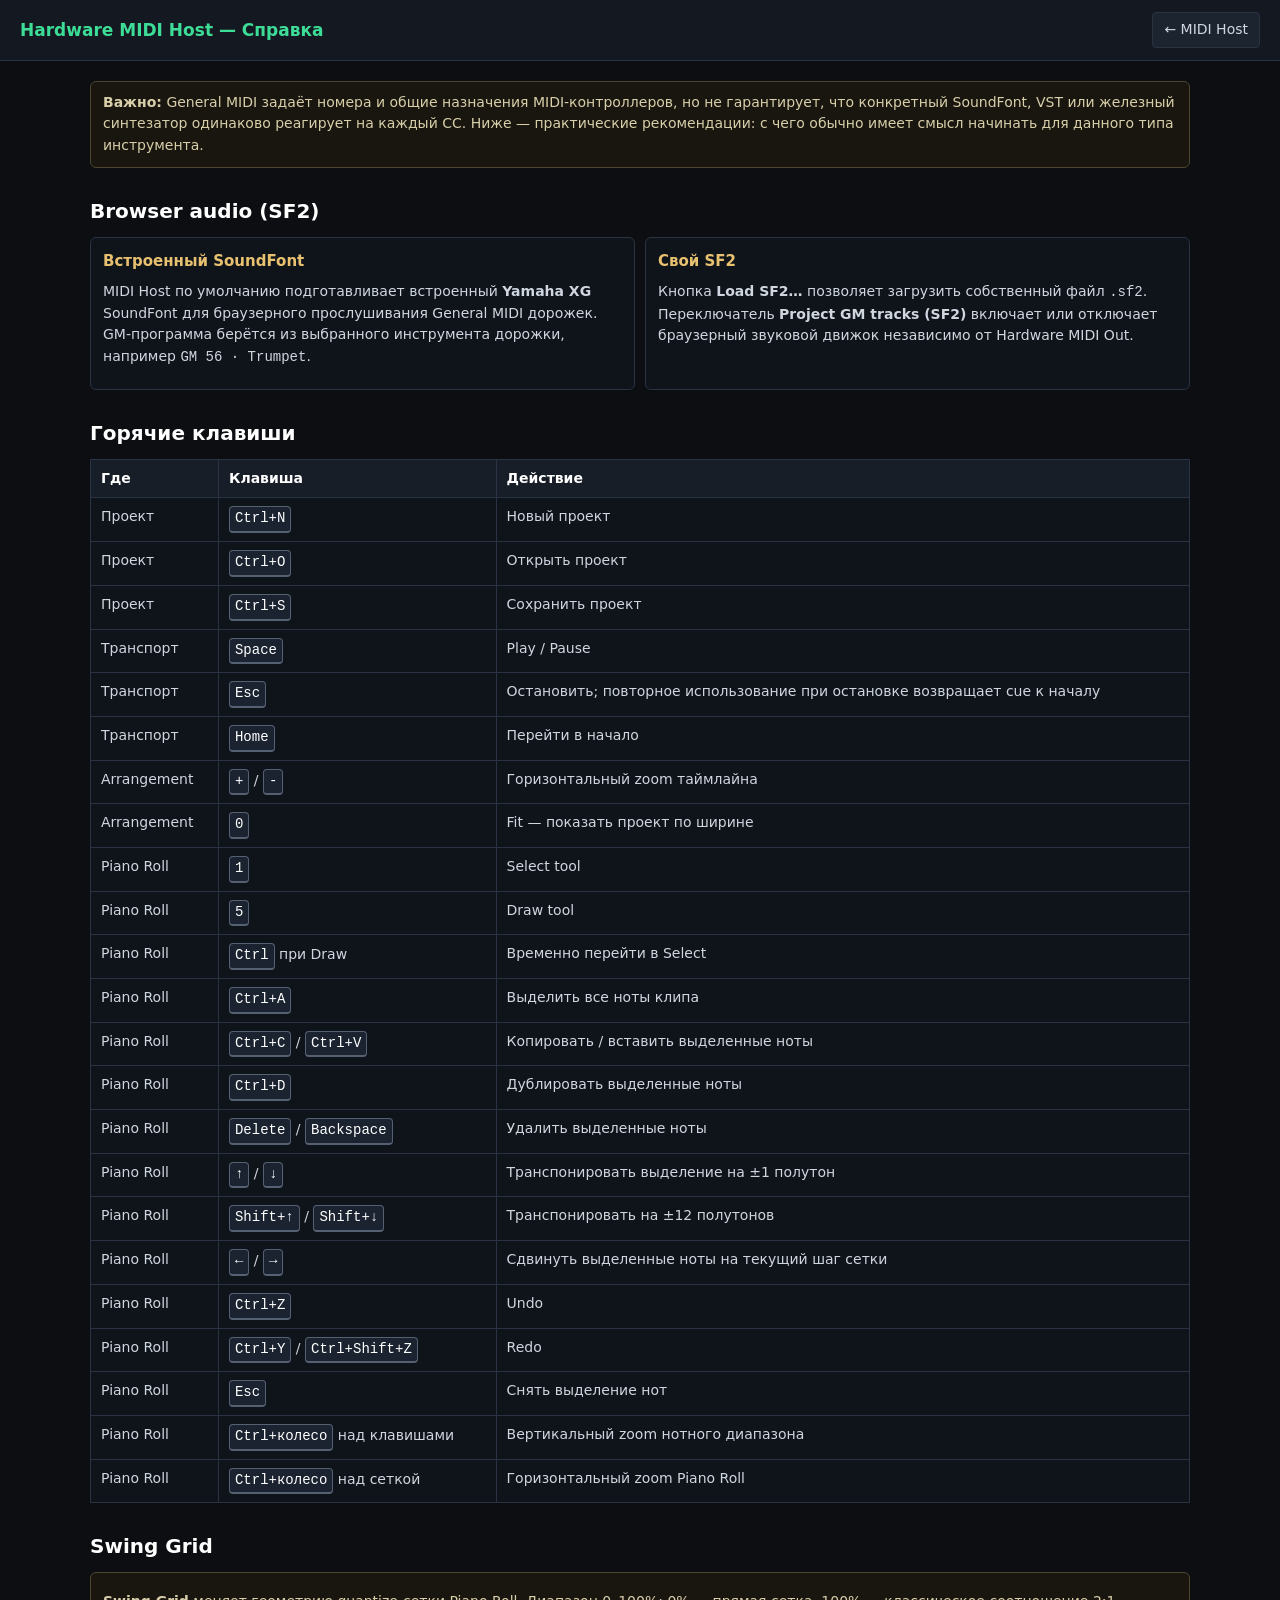
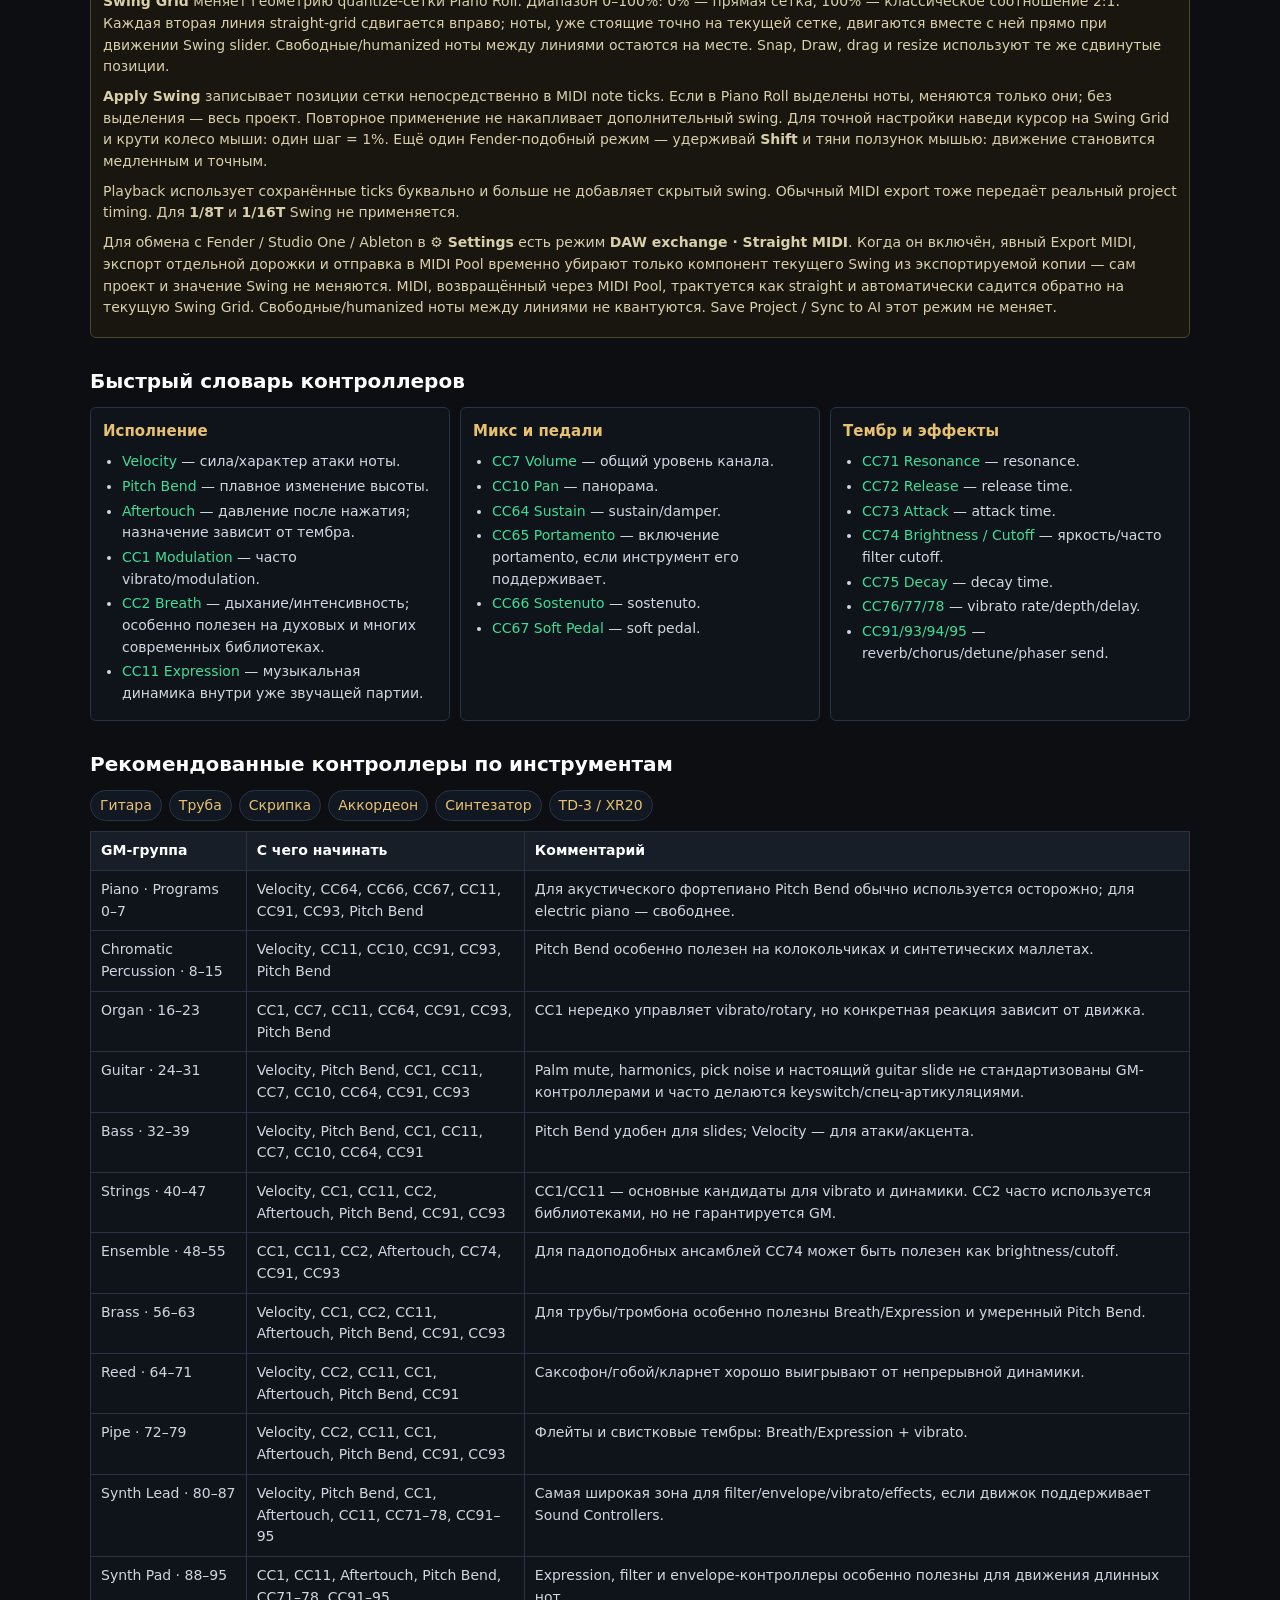
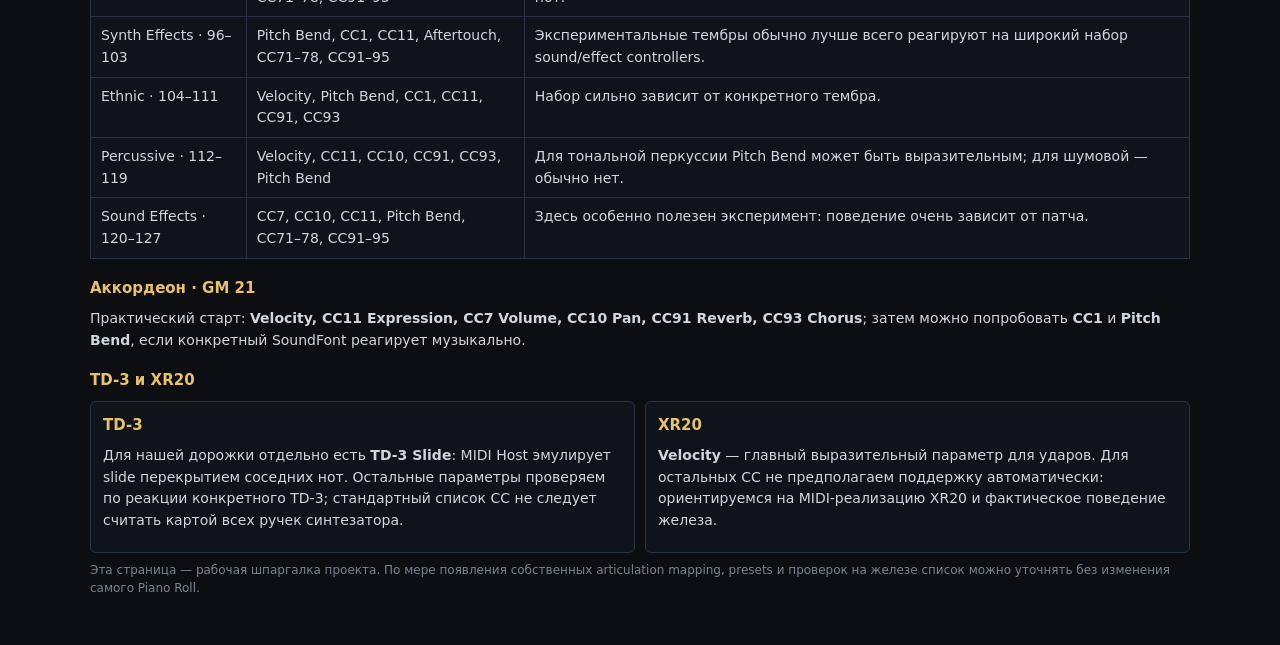
<file: midi-host-help.html>
<!DOCTYPE html>
<html lang="ru">
<head>
<meta charset="UTF-8">
<meta name="viewport" content="width=device-width, initial-scale=1.0">
<title>Справка — Hardware MIDI Host</title>
<style>
:root {
  --bg:#0c0e12;
  --panel:#141820;
  --border:#2a3344;
  --text:#d0d6e0;
  --dim:#7a8494;
  --accent:#3ddc97;
  --accent-dim:#1a6b4a;
  --gm:#e8c170;
}
*{box-sizing:border-box}
body{margin:0;background:var(--bg);color:var(--text);font:14px/1.55 "Segoe UI",system-ui,sans-serif}
header{position:sticky;top:0;z-index:10;display:flex;align-items:center;gap:16px;padding:12px 20px;background:var(--panel);border-bottom:1px solid var(--border)}
header h1{margin:0;font-size:17px;color:var(--accent)}
header a{margin-left:auto;color:var(--text);text-decoration:none;border:1px solid var(--border);border-radius:4px;padding:6px 11px;background:#1c2430}
header a:hover{border-color:var(--accent);color:#fff}
main{width:min(1100px,calc(100% - 28px));margin:20px auto 48px}
h2{margin:28px 0 10px;color:#fff;font-size:20px}
h3{margin:18px 0 8px;color:var(--gm);font-size:15px}
p{margin:8px 0}
.note{padding:10px 12px;border:1px solid #4d452d;border-radius:6px;background:#18160f;color:#d8cfaa}
.grid{display:grid;grid-template-columns:repeat(auto-fit,minmax(300px,1fr));gap:10px}
.card{padding:12px;border:1px solid var(--border);border-radius:6px;background:#0f141b}
.card h3{margin-top:0}
table{width:100%;border-collapse:collapse;background:#0f141b}
th,td{padding:8px 10px;border:1px solid var(--border);text-align:left;vertical-align:top}
th{background:#171e28;color:#fff}
code,kbd{font-family:ui-monospace,Consolas,monospace}
kbd{display:inline-block;padding:1px 5px;border:1px solid #556173;border-bottom-width:2px;border-radius:4px;background:#1b2330;color:#fff;white-space:nowrap}
.cc{color:var(--accent)}
.small{color:var(--dim);font-size:12px}
ul{margin:7px 0 0;padding-left:19px}
li{margin:3px 0}
.quick{display:flex;flex-wrap:wrap;gap:7px;margin:10px 0}
.quick a{color:var(--gm);text-decoration:none;border:1px solid var(--border);border-radius:999px;padding:4px 9px;background:#111821}
.quick a:hover{border-color:var(--gm)}
</style>
</head>
<body>
<header>
  <h1>Hardware MIDI Host — Справка</h1>
  <a href="midi-host.html">← MIDI Host</a>
</header>
<main>
  <p class="note"><strong>Важно:</strong> General MIDI задаёт номера и общие назначения MIDI-контроллеров, но не гарантирует, что конкретный SoundFont, VST или железный синтезатор одинаково реагирует на каждый CC. Ниже — практические рекомендации: с чего обычно имеет смысл начинать для данного типа инструмента.</p>

  <h2>Browser audio (SF2)</h2>
  <div class="grid">
    <section class="card">
      <h3>Встроенный SoundFont</h3>
      <p>MIDI Host по умолчанию подготавливает встроенный <strong>Yamaha XG</strong> SoundFont для браузерного прослушивания General MIDI дорожек. GM-программа берётся из выбранного инструмента дорожки, например <code>GM 56 · Trumpet</code>.</p>
    </section>
    <section class="card">
      <h3>Свой SF2</h3>
      <p>Кнопка <strong>Load SF2…</strong> позволяет загрузить собственный файл <code>.sf2</code>. Переключатель <strong>Project GM tracks (SF2)</strong> включает или отключает браузерный звуковой движок независимо от Hardware MIDI Out.</p>
    </section>
  </div>

  <h2>Горячие клавиши</h2>
  <table>
    <thead><tr><th>Где</th><th>Клавиша</th><th>Действие</th></tr></thead>
    <tbody>
      <tr><td>Проект</td><td><kbd>Ctrl+N</kbd></td><td>Новый проект</td></tr>
      <tr><td>Проект</td><td><kbd>Ctrl+O</kbd></td><td>Открыть проект</td></tr>
      <tr><td>Проект</td><td><kbd>Ctrl+S</kbd></td><td>Сохранить проект</td></tr>
      <tr><td>Транспорт</td><td><kbd>Space</kbd></td><td>Play / Pause</td></tr>
      <tr><td>Транспорт</td><td><kbd>Esc</kbd></td><td>Остановить; повторное использование при остановке возвращает cue к началу</td></tr>
      <tr><td>Транспорт</td><td><kbd>Home</kbd></td><td>Перейти в начало</td></tr>
      <tr><td>Arrangement</td><td><kbd>+</kbd> / <kbd>-</kbd></td><td>Горизонтальный zoom таймлайна</td></tr>
      <tr><td>Arrangement</td><td><kbd>0</kbd></td><td>Fit — показать проект по ширине</td></tr>
      <tr><td>Piano Roll</td><td><kbd>1</kbd></td><td>Select tool</td></tr>
      <tr><td>Piano Roll</td><td><kbd>5</kbd></td><td>Draw tool</td></tr>
      <tr><td>Piano Roll</td><td><kbd>Ctrl</kbd> при Draw</td><td>Временно перейти в Select</td></tr>
      <tr><td>Piano Roll</td><td><kbd>Ctrl+A</kbd></td><td>Выделить все ноты клипа</td></tr>
      <tr><td>Piano Roll</td><td><kbd>Ctrl+C</kbd> / <kbd>Ctrl+V</kbd></td><td>Копировать / вставить выделенные ноты</td></tr>
      <tr><td>Piano Roll</td><td><kbd>Ctrl+D</kbd></td><td>Дублировать выделенные ноты</td></tr>
      <tr><td>Piano Roll</td><td><kbd>Delete</kbd> / <kbd>Backspace</kbd></td><td>Удалить выделенные ноты</td></tr>
      <tr><td>Piano Roll</td><td><kbd>↑</kbd> / <kbd>↓</kbd></td><td>Транспонировать выделение на ±1 полутон</td></tr>
      <tr><td>Piano Roll</td><td><kbd>Shift+↑</kbd> / <kbd>Shift+↓</kbd></td><td>Транспонировать на ±12 полутонов</td></tr>
      <tr><td>Piano Roll</td><td><kbd>←</kbd> / <kbd>→</kbd></td><td>Сдвинуть выделенные ноты на текущий шаг сетки</td></tr>
      <tr><td>Piano Roll</td><td><kbd>Ctrl+Z</kbd></td><td>Undo</td></tr>
      <tr><td>Piano Roll</td><td><kbd>Ctrl+Y</kbd> / <kbd>Ctrl+Shift+Z</kbd></td><td>Redo</td></tr>
      <tr><td>Piano Roll</td><td><kbd>Esc</kbd></td><td>Снять выделение нот</td></tr>
      <tr><td>Piano Roll</td><td><kbd>Ctrl+колесо</kbd> над клавишами</td><td>Вертикальный zoom нотного диапазона</td></tr>
      <tr><td>Piano Roll</td><td><kbd>Ctrl+колесо</kbd> над сеткой</td><td>Горизонтальный zoom Piano Roll</td></tr>
    </tbody>
  </table>

  <h2>Swing Grid</h2>
  <div class="note">
    <p><strong>Swing Grid</strong> меняет геометрию quantize-сетки Piano Roll. Диапазон 0–100%: 0% — прямая сетка, 100% — классическое соотношение 2:1. Каждая вторая линия straight-grid сдвигается вправо; ноты, уже стоящие точно на текущей сетке, двигаются вместе с ней прямо при движении Swing slider. Свободные/humanized ноты между линиями остаются на месте. Snap, Draw, drag и resize используют те же сдвинутые позиции.</p>
    <p><strong>Apply Swing</strong> записывает позиции сетки непосредственно в MIDI note ticks. Если в Piano Roll выделены ноты, меняются только они; без выделения — весь проект. Повторное применение не накапливает дополнительный swing. Для точной настройки наведи курсор на Swing Grid и крути колесо мыши: один шаг = 1%. Ещё один Fender-подобный режим — удерживай <strong>Shift</strong> и тяни ползунок мышью: движение становится медленным и точным.</p>
    <p>Playback использует сохранённые ticks буквально и больше не добавляет скрытый swing. Обычный MIDI export тоже передаёт реальный project timing. Для <strong>1/8T</strong> и <strong>1/16T</strong> Swing не применяется.</p>
    <p>Для обмена с Fender / Studio One / Ableton в <strong>⚙ Settings</strong> есть режим <strong>DAW exchange · Straight MIDI</strong>. Когда он включён, явный Export MIDI, экспорт отдельной дорожки и отправка в MIDI Pool временно убирают только компонент текущего Swing из экспортируемой копии — сам проект и значение Swing не меняются. MIDI, возвращённый через MIDI Pool, трактуется как straight и автоматически садится обратно на текущую Swing Grid. Свободные/humanized ноты между линиями не квантуются. Save Project / Sync to AI этот режим не меняет.</p>
  </div>

  <h2>Быстрый словарь контроллеров</h2>
  <div class="grid">
    <section class="card"><h3>Исполнение</h3><ul>
      <li><span class="cc">Velocity</span> — сила/характер атаки ноты.</li>
      <li><span class="cc">Pitch Bend</span> — плавное изменение высоты.</li>
      <li><span class="cc">Aftertouch</span> — давление после нажатия; назначение зависит от тембра.</li>
      <li><span class="cc">CC1 Modulation</span> — часто vibrato/modulation.</li>
      <li><span class="cc">CC2 Breath</span> — дыхание/интенсивность; особенно полезен на духовых и многих современных библиотеках.</li>
      <li><span class="cc">CC11 Expression</span> — музыкальная динамика внутри уже звучащей партии.</li>
    </ul></section>
    <section class="card"><h3>Микс и педали</h3><ul>
      <li><span class="cc">CC7 Volume</span> — общий уровень канала.</li>
      <li><span class="cc">CC10 Pan</span> — панорама.</li>
      <li><span class="cc">CC64 Sustain</span> — sustain/damper.</li>
      <li><span class="cc">CC65 Portamento</span> — включение portamento, если инструмент его поддерживает.</li>
      <li><span class="cc">CC66 Sostenuto</span> — sostenuto.</li>
      <li><span class="cc">CC67 Soft Pedal</span> — soft pedal.</li>
    </ul></section>
    <section class="card"><h3>Тембр и эффекты</h3><ul>
      <li><span class="cc">CC71 Resonance</span> — resonance.</li>
      <li><span class="cc">CC72 Release</span> — release time.</li>
      <li><span class="cc">CC73 Attack</span> — attack time.</li>
      <li><span class="cc">CC74 Brightness / Cutoff</span> — яркость/часто filter cutoff.</li>
      <li><span class="cc">CC75 Decay</span> — decay time.</li>
      <li><span class="cc">CC76/77/78</span> — vibrato rate/depth/delay.</li>
      <li><span class="cc">CC91/93/94/95</span> — reverb/chorus/detune/phaser send.</li>
    </ul></section>
  </div>

  <h2>Рекомендованные контроллеры по инструментам</h2>
  <div class="quick">
    <a href="#guitar">Гитара</a><a href="#trumpet">Труба</a><a href="#violin">Скрипка</a><a href="#accordion">Аккордеон</a><a href="#synth">Синтезатор</a><a href="#hardware">TD-3 / XR20</a>
  </div>

  <table>
    <thead><tr><th>GM-группа</th><th>С чего начинать</th><th>Комментарий</th></tr></thead>
    <tbody>
      <tr><td>Piano · Programs 0–7</td><td>Velocity, CC64, CC66, CC67, CC11, CC91, CC93, Pitch Bend</td><td>Для акустического фортепиано Pitch Bend обычно используется осторожно; для electric piano — свободнее.</td></tr>
      <tr><td>Chromatic Percussion · 8–15</td><td>Velocity, CC11, CC10, CC91, CC93, Pitch Bend</td><td>Pitch Bend особенно полезен на колокольчиках и синтетических маллетах.</td></tr>
      <tr><td>Organ · 16–23</td><td>CC1, CC7, CC11, CC64, CC91, CC93, Pitch Bend</td><td>CC1 нередко управляет vibrato/rotary, но конкретная реакция зависит от движка.</td></tr>
      <tr id="guitar"><td>Guitar · 24–31</td><td>Velocity, Pitch Bend, CC1, CC11, CC7, CC10, CC64, CC91, CC93</td><td>Palm mute, harmonics, pick noise и настоящий guitar slide не стандартизованы GM-контроллерами и часто делаются keyswitch/спец-артикуляциями.</td></tr>
      <tr><td>Bass · 32–39</td><td>Velocity, Pitch Bend, CC1, CC11, CC7, CC10, CC64, CC91</td><td>Pitch Bend удобен для slides; Velocity — для атаки/акцента.</td></tr>
      <tr id="violin"><td>Strings · 40–47</td><td>Velocity, CC1, CC11, CC2, Aftertouch, Pitch Bend, CC91, CC93</td><td>CC1/CC11 — основные кандидаты для vibrato и динамики. CC2 часто используется библиотеками, но не гарантируется GM.</td></tr>
      <tr><td>Ensemble · 48–55</td><td>CC1, CC11, CC2, Aftertouch, CC74, CC91, CC93</td><td>Для падоподобных ансамблей CC74 может быть полезен как brightness/cutoff.</td></tr>
      <tr id="trumpet"><td>Brass · 56–63</td><td>Velocity, CC1, CC2, CC11, Aftertouch, Pitch Bend, CC91, CC93</td><td>Для трубы/тромбона особенно полезны Breath/Expression и умеренный Pitch Bend.</td></tr>
      <tr><td>Reed · 64–71</td><td>Velocity, CC2, CC11, CC1, Aftertouch, Pitch Bend, CC91</td><td>Саксофон/гобой/кларнет хорошо выигрывают от непрерывной динамики.</td></tr>
      <tr><td>Pipe · 72–79</td><td>Velocity, CC2, CC11, CC1, Aftertouch, Pitch Bend, CC91, CC93</td><td>Флейты и свистковые тембры: Breath/Expression + vibrato.</td></tr>
      <tr id="synth"><td>Synth Lead · 80–87</td><td>Velocity, Pitch Bend, CC1, Aftertouch, CC11, CC71–78, CC91–95</td><td>Самая широкая зона для filter/envelope/vibrato/effects, если движок поддерживает Sound Controllers.</td></tr>
      <tr><td>Synth Pad · 88–95</td><td>CC1, CC11, Aftertouch, Pitch Bend, CC71–78, CC91–95</td><td>Expression, filter и envelope-контроллеры особенно полезны для движения длинных нот.</td></tr>
      <tr><td>Synth Effects · 96–103</td><td>Pitch Bend, CC1, CC11, Aftertouch, CC71–78, CC91–95</td><td>Экспериментальные тембры обычно лучше всего реагируют на широкий набор sound/effect controllers.</td></tr>
      <tr><td>Ethnic · 104–111</td><td>Velocity, Pitch Bend, CC1, CC11, CC91, CC93</td><td>Набор сильно зависит от конкретного тембра.</td></tr>
      <tr><td>Percussive · 112–119</td><td>Velocity, CC11, CC10, CC91, CC93, Pitch Bend</td><td>Для тональной перкуссии Pitch Bend может быть выразительным; для шумовой — обычно нет.</td></tr>
      <tr><td>Sound Effects · 120–127</td><td>CC7, CC10, CC11, Pitch Bend, CC71–78, CC91–95</td><td>Здесь особенно полезен эксперимент: поведение очень зависит от патча.</td></tr>
    </tbody>
  </table>

  <h3 id="accordion">Аккордеон · GM 21</h3>
  <p>Практический старт: <strong>Velocity, CC11 Expression, CC7 Volume, CC10 Pan, CC91 Reverb, CC93 Chorus</strong>; затем можно попробовать <strong>CC1</strong> и <strong>Pitch Bend</strong>, если конкретный SoundFont реагирует музыкально.</p>

  <h3 id="hardware">TD-3 и XR20</h3>
  <div class="grid">
    <section class="card"><h3>TD-3</h3><p>Для нашей дорожки отдельно есть <strong>TD-3 Slide</strong>: MIDI Host эмулирует slide перекрытием соседних нот. Остальные параметры проверяем по реакции конкретного TD-3; стандартный список CC не следует считать картой всех ручек синтезатора.</p></section>
    <section class="card"><h3>XR20</h3><p><strong>Velocity</strong> — главный выразительный параметр для ударов. Для остальных CC не предполагаем поддержку автоматически: ориентируемся на MIDI-реализацию XR20 и фактическое поведение железа.</p></section>
  </div>

  <p class="small">Эта страница — рабочая шпаргалка проекта. По мере появления собственных articulation mapping, presets и проверок на железе список можно уточнять без изменения самого Piano Roll.</p>
</main>
</body>
</html>
</file>
